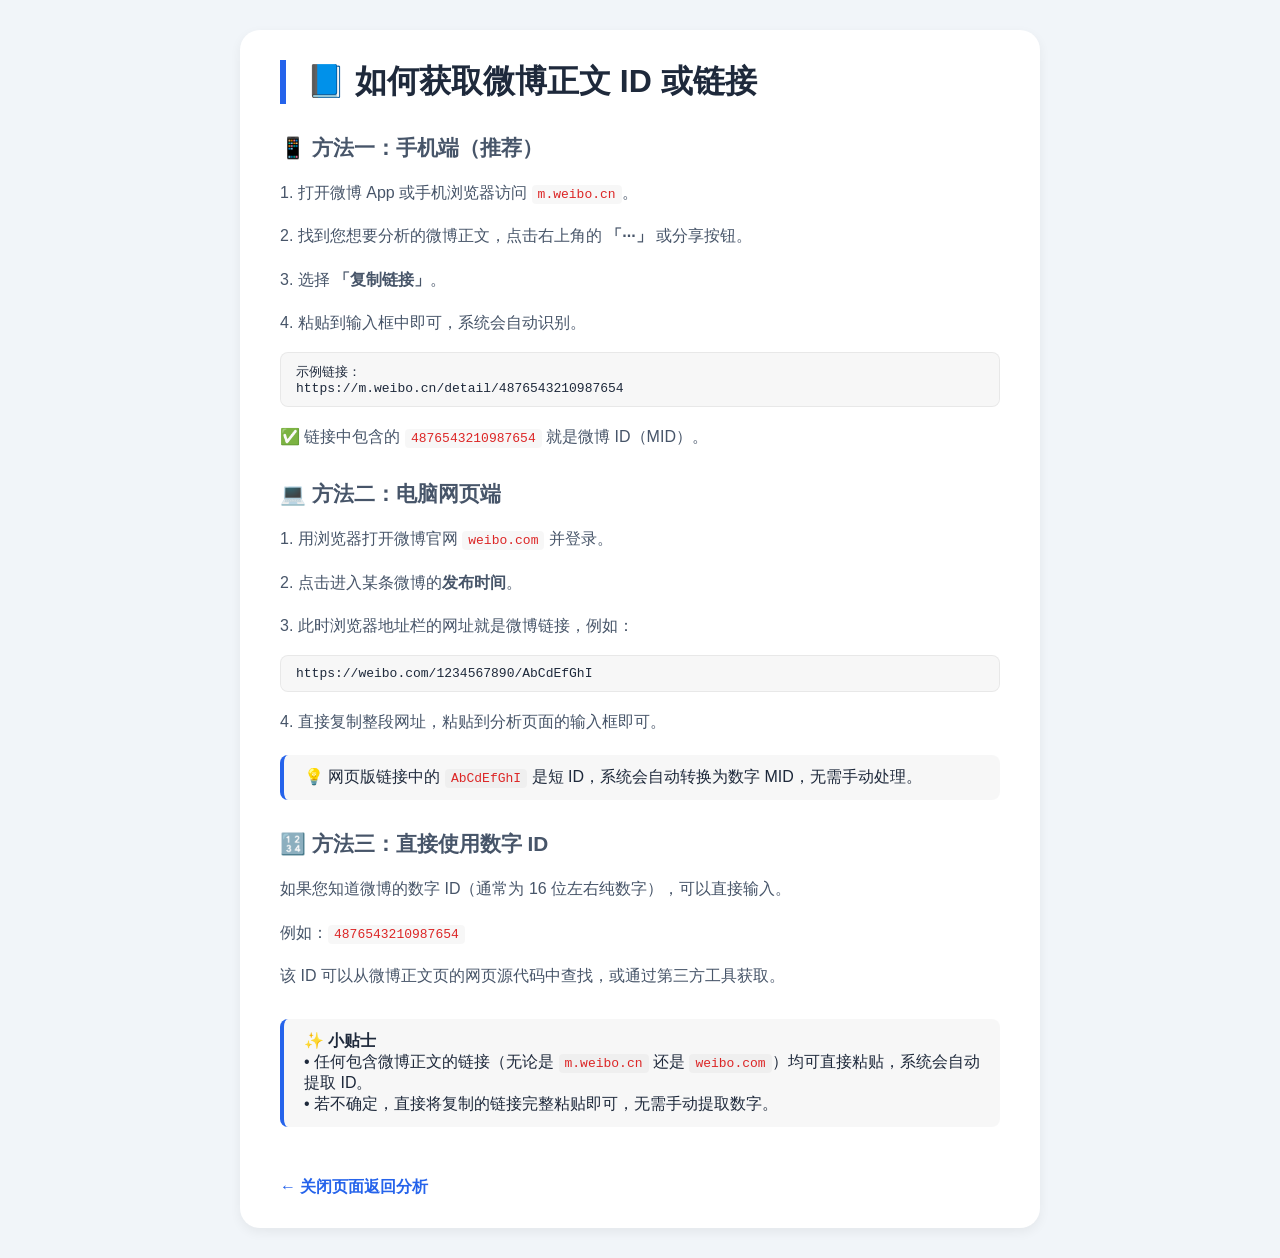
<file: src/main/resources/static/help.html>
<!DOCTYPE html>
<html lang="zh-CN">
<head>
  <meta charset="UTF-8">
  <meta name="viewport" content="width=device-width, initial-scale=1.0">
  <title>如何获取微博正文 ID / 链接 - 帮助中心</title>
  <link rel="stylesheet" href="css/theme.css">
  <link rel="stylesheet" href="css/help.css">
</head>
<body>
<div class="help-container">
  <h1>📘 如何获取微博正文 ID 或链接</h1>

  <div class="step">
    <h2>📱 方法一：手机端（推荐）</h2>
    <p>1. 打开微博 App 或手机浏览器访问 <code>m.weibo.cn</code>。</p>
    <p>2. 找到您想要分析的微博正文，点击右上角的 <strong>「···」</strong> 或分享按钮。</p>
    <p>3. 选择 <strong>「复制链接」</strong>。</p>
    <p>4. 粘贴到输入框中即可，系统会自动识别。</p>
    <div class="url-example">
      示例链接：<br>
      https://m.weibo.cn/detail/4876543210987654
    </div>
    <p>✅ 链接中包含的 <code>4876543210987654</code> 就是微博 ID（MID）。</p>
  </div>

  <div class="step">
    <h2>💻 方法二：电脑网页端</h2>
    <p>1. 用浏览器打开微博官网 <code>weibo.com</code> 并登录。</p>
    <p>2. 点击进入某条微博的<strong>发布时间</strong>。</p>
    <p>3. 此时浏览器地址栏的网址就是微博链接，例如：</p>
    <div class="url-example">
      https://weibo.com/1234567890/AbCdEfGhI
    </div>
    <p>4. 直接复制整段网址，粘贴到分析页面的输入框即可。</p>
    <div class="note">
      💡 网页版链接中的 <code>AbCdEfGhI</code> 是短 ID，系统会自动转换为数字 MID，无需手动处理。
    </div>
  </div>

  <div class="step">
    <h2>🔢 方法三：直接使用数字 ID</h2>
    <p>如果您知道微博的数字 ID（通常为 16 位左右纯数字），可以直接输入。</p>
    <p>例如：<code>4876543210987654</code></p>
    <p>该 ID 可以从微博正文页的网页源代码中查找，或通过第三方工具获取。</p>
  </div>

  <div class="note">
    <strong>✨ 小贴士</strong><br>
    • 任何包含微博正文的链接（无论是 <code>m.weibo.cn</code> 还是 <code>weibo.com</code>）均可直接粘贴，系统会自动提取 ID。<br>
    • 若不确定，直接将复制的链接完整粘贴即可，无需手动提取数字。
  </div>

  <a href="javascript:window.close();" class="back-link">← 关闭页面返回分析</a>
</div>
<script src="js/theme.js"></script>
</body>
</html>
</file>
<file: src/main/resources/static/css/theme.css>
/* ============================================================
   CPMS Global Theme System — theme.css
   Dark (Cyberpunk/Tech) & Light (Professional/Executive)
   All colors meet WCAG AA contrast minimums.
   ============================================================ */

/* ----- Dark Theme (default) — Cyberpunk / Sci-Fi ----- */
:root {
  /* Surface */
  --bg-primary: #080c17;
  --bg-secondary: #0f1923;
  --bg-tertiary: #1a2a3a;
  --bg-card: rgba(12, 20, 40, 0.85);
  --bg-card-solid: #0c1428;
  --bg-input: rgba(0, 229, 255, 0.04);
  --bg-hover: rgba(0, 229, 255, 0.04);

  /* Text */
  --text-primary: #e2e8f0;
  --text-secondary: #aeb9cc;
  --text-dim: #64748b;
  --text-muted: #475569;

  /* Accent — cyan neon */
  --accent: #00e5ff;
  --accent-hover: #33ebff;
  --accent-glow: rgba(0, 229, 255, 0.3);

  /* Secondary accent — purple */
  --accent-purple: #a855f7;
  --accent-purple-glow: rgba(168, 85, 247, 0.3);

  /* Semantic */
  --success: #10b981;
  --warning: #f59e0b;
  --danger: #ef4444;
  --info: #00e5ff;

  /* Borders */
  --border: rgba(0, 229, 255, 0.1);
  --border-light: rgba(0, 229, 255, 0.05);
  --border-accent: rgba(0, 229, 255, 0.35);

  /* Shadows */
  --shadow-sm: 0 1px 3px rgba(0, 0, 0, 0.5);
  --shadow-md: 0 4px 16px rgba(0, 0, 0, 0.5);
  --shadow-lg: 0 12px 40px rgba(0, 0, 0, 0.6);
  --shadow-glow: 0 0 24px rgba(0, 229, 255, 0.12);

  /* Radius */
  --radius-sm: 6px;
  --radius: 10px;
  --radius-lg: 14px;
  --radius-xl: 20px;

  /* Glassmorphism */
  --glass-bg: rgba(12, 20, 40, 0.7);
  --glass-border: rgba(0, 229, 255, 0.1);
  --glass-blur: 16px;
  --glass-shadow: 0 8px 32px rgba(0, 0, 0, 0.4);

  /* Nav */
  --nav-bg: rgba(8, 12, 23, 0.92);
  --nav-height: 56px;

  /* ECharts theme tokens */
  --chart-bg: transparent;
  --chart-text: #94a3b8;
  --chart-axis: rgba(0, 229, 255, 0.12);
  --chart-split: rgba(0, 229, 255, 0.05);

  /* Grid overlay */
  --grid-opacity: 0.04;
  --grid-color: rgba(0, 229, 255, var(--grid-opacity));

  /* Body gradient */
  --body-gradient-1: rgba(0, 229, 255, 0.05);
  --body-gradient-2: rgba(168, 85, 247, 0.05);
  --body-gradient-3: rgba(16, 185, 129, 0.03);

  /* Transition */
  --theme-transition: background 0.4s ease, color 0.3s ease, border-color 0.3s ease, box-shadow 0.3s ease;
}

/* ----- Light Theme ----- */
.light-theme {
  /* Surface */
  --bg-primary: #f1f5f9;
  --bg-secondary: #ffffff;
  --bg-tertiary: #e2e8f0;
  --bg-card: rgba(255, 255, 255, 0.78);
  --bg-card-solid: #ffffff;
  --bg-input: rgba(0, 0, 0, 0.03);
  --bg-hover: rgba(0, 0, 0, 0.03);

  /* Text */
  --text-primary: #1e293b;
  --text-secondary: #475569;
  --text-dim: #64748b;
  --text-muted: #94a3b8;

  /* Accent — business blue */
  --accent: #2563eb;
  --accent-hover: #3b82f6;
  --accent-glow: rgba(37, 99, 235, 0.2);

  /* Semantic */
  --success: #059669;
  --warning: #d97706;
  --danger: #dc2626;
  --info: #2563eb;

  /* Borders */
  --border: rgba(0, 0, 0, 0.06);
  --border-light: rgba(0, 0, 0, 0.04);
  --border-accent: rgba(37, 99, 235, 0.25);

  /* Shadows */
  --shadow-sm: 0 1px 2px rgba(0, 0, 0, 0.04);
  --shadow-md: 0 4px 12px rgba(0, 0, 0, 0.06);
  --shadow-lg: 0 12px 32px rgba(0, 0, 0, 0.08);
  --shadow-glow: 0 0 20px rgba(37, 99, 235, 0.1);

  /* Glassmorphism */
  --glass-bg: rgba(255, 255, 255, 0.7);
  --glass-border: rgba(0, 0, 0, 0.06);
  --glass-blur: 14px;
  --glass-shadow: 0 8px 32px rgba(0, 0, 0, 0.06);

  /* Nav */
  --nav-bg: rgba(255, 255, 255, 0.85);
  --nav-height: 56px;

  /* ECharts theme tokens */
  --chart-bg: transparent;
  --chart-text: #64748b;
  --chart-axis: rgba(0, 0, 0, 0.08);
  --chart-split: rgba(0, 0, 0, 0.04);

  /* Grid overlay hidden in light */
  --grid-opacity: 0;
  --grid-color: transparent;

  /* Body gradient */
  --body-gradient-1: rgba(37, 99, 235, 0.03);
  --body-gradient-2: rgba(124, 58, 237, 0.02);
  --body-gradient-3: rgba(5, 150, 105, 0.02);
}

/* ============================================================
   Global Reset & Base
   ============================================================ */
*, *::before, *::after {
  box-sizing: border-box;
}

body {
  margin: 0;
  font-family: -apple-system, BlinkMacSystemFont, "PingFang SC", "Microsoft YaHei", sans-serif;
  background: var(--bg-primary);
  background-image:
    radial-gradient(ellipse at 20% 0%, var(--body-gradient-1) 0%, transparent 60%),
    radial-gradient(ellipse at 80% 100%, var(--body-gradient-2) 0%, transparent 60%),
    radial-gradient(ellipse at 50% 50%, var(--body-gradient-3) 0%, transparent 60%);
  color: var(--text-primary);
  min-height: 100vh;
  transition: var(--theme-transition);
}

/* Grid background (dark only via --grid-opacity) */
.grid-bg {
  position: fixed; inset: 0;
  background-image:
    linear-gradient(var(--grid-color) 1px, transparent 1px),
    linear-gradient(90deg, var(--grid-color) 1px, transparent 1px);
  background-size: 50px 50px;
  pointer-events: none; z-index: 0;
  transition: opacity 0.4s ease;
}

/* ============================================================
   Glassmorphism Card
   ============================================================ */
.card, .glass-card {
  background: var(--glass-bg);
  border: 1px solid var(--glass-border);
  border-radius: var(--radius);
  padding: 20px;
  backdrop-filter: blur(var(--glass-blur));
  -webkit-backdrop-filter: blur(var(--glass-blur));
  box-shadow: var(--glass-shadow);
  transition: var(--theme-transition), transform 0.25s ease;
}

.glass-card:hover {
  transform: translateY(-2px);
  box-shadow: var(--shadow-md), var(--shadow-glow);
}

/* ============================================================
   Panel (profile / dashboard style)
   ============================================================ */
.panel {
  background: var(--bg-card);
  border: 1px solid var(--border);
  border-radius: var(--radius);
  backdrop-filter: blur(var(--glass-blur));
  -webkit-backdrop-filter: blur(var(--glass-blur));
  overflow: hidden;
  transition: var(--theme-transition);
}

.panel-header {
  padding: 14px 18px;
  border-bottom: 1px solid var(--border);
  font-size: 13px;
  font-weight: 600;
  display: flex;
  align-items: center;
  gap: 8px;
  color: var(--text-primary);
  transition: var(--theme-transition);
}

.panel-body {
  padding: 18px;
}

.panel-dot {
  width: 7px;
  height: 7px;
  border-radius: 50%;
  flex-shrink: 0;
}

/* ============================================================
   Navigation
   ============================================================ */
.top-nav {
  position: sticky; top: 0; z-index: 100;
  background: var(--nav-bg);
  backdrop-filter: blur(14px);
  -webkit-backdrop-filter: blur(14px);
  border-bottom: 1px solid var(--border);
  padding: 0 28px; height: var(--nav-height);
  display: flex; align-items: center; justify-content: space-between;
  transition: var(--theme-transition);
}

.nav-left { display: flex; align-items: center; gap: 12px; }
.nav-icon {
  width: 34px; height: 34px; border-radius: 8px;
  background: linear-gradient(135deg, var(--accent), var(--accent-purple));
  display: flex; align-items: center; justify-content: center; font-size: 18px;
  box-shadow: 0 0 16px var(--accent-glow);
}
.nav-title { font-size: 17px; font-weight: 700; letter-spacing: 1px; color: var(--text-primary); }
.nav-subtitle { font-size: 11px; color: var(--text-muted); letter-spacing: 2px; text-transform: uppercase; }

/* Back button */
.btn-back {
  padding: 7px 16px;
  background: transparent;
  border: 1px solid var(--border);
  border-radius: 6px;
  color: var(--text-dim);
  cursor: pointer;
  font-size: 13px;
  transition: var(--theme-transition), box-shadow 0.3s;
  text-decoration: none;
  display: inline-flex;
  align-items: center;
  gap: 4px;
}
.btn-back:hover {
  border-color: var(--accent);
  color: var(--accent);
  box-shadow: 0 0 12px var(--accent-glow);
}

/* nav-actions bar (for pages using common layout) */
.nav-actions {
  display: flex;
  align-items: center;
  gap: 10px;
  margin-bottom: 20px;
}

.nav-btn {
  padding: 8px 18px;
  font-size: 14px;
  border-radius: 6px;
  cursor: pointer;
  transition: var(--theme-transition);
  font-weight: 500;
  display: inline-flex;
  align-items: center;
  gap: 5px;
  text-decoration: none;
  border: 1px solid var(--border);
  background: var(--bg-card);
  color: var(--text-dim);
}
.nav-btn:hover {
  border-color: var(--accent);
  color: var(--accent);
  box-shadow: 0 0 12px var(--accent-glow);
}

/* ============================================================
   Buttons
   ============================================================ */
.btn {
  display: inline-flex;
  align-items: center;
  justify-content: center;
  gap: 6px;
  padding: 10px 20px;
  border-radius: var(--radius-sm);
  border: none;
  cursor: pointer;
  font-size: 14px;
  font-weight: 500;
  transition: var(--theme-transition), transform 0.2s ease;
  text-decoration: none;
}

.btn-primary {
  background: var(--accent);
  color: #ffffff;
}
.btn-primary:hover {
  background: var(--accent-hover);
  box-shadow: 0 4px 16px var(--accent-glow);
  transform: translateY(-1px);
}

.btn-outline {
  background: transparent;
  border: 1px solid var(--border);
  color: var(--text-dim);
}
.btn-outline:hover {
  border-color: var(--accent);
  color: var(--accent);
  box-shadow: 0 0 12px var(--accent-glow);
}

.btn-danger {
  background: transparent;
  color: var(--danger);
  border: 1px solid var(--danger);
}
.btn-danger:hover {
  background: var(--danger);
  color: #ffffff;
}

.btn-sm {
  padding: 7px 16px;
  font-size: 12px;
  border-radius: var(--radius-sm);
  border: none;
  cursor: pointer;
  font-weight: 600;
  letter-spacing: 0.5px;
  transition: var(--theme-transition), transform 0.2s;
}

.btn-sm.btn-primary {
  background: linear-gradient(135deg, var(--accent), var(--accent-purple));
  color: #ffffff;
}
.btn-sm.btn-primary:hover {
  box-shadow: 0 4px 16px var(--accent-glow);
  transform: translateY(-1px);
}

.btn-sm.btn-outline {
  background: transparent;
  border: 1px solid var(--border);
  color: var(--text-dim);
}
.btn-sm.btn-outline:hover {
  border-color: var(--accent);
  color: var(--accent);
}

/* ============================================================
   Form Elements
   ============================================================ */
.form-group { margin-bottom: 16px; }

.form-label {
  display: block;
  font-size: 12px;
  color: var(--text-dim);
  margin-bottom: 6px;
  font-weight: 500;
  letter-spacing: 0.5px;
}

.form-input {
  width: 100%;
  padding: 10px 14px;
  background: var(--bg-input);
  border: 1px solid var(--border);
  border-radius: var(--radius-sm);
  color: var(--text-primary);
  font-size: 13px;
  outline: none;
  transition: var(--theme-transition), border-color 0.3s, box-shadow 0.3s;
  font-family: inherit;
}
.form-input:focus {
  border-color: var(--accent);
  box-shadow: 0 0 8px var(--accent-glow);
}
.form-input::placeholder { color: var(--text-muted); }

.flex-row { display: flex; gap: 8px; }

/* ============================================================
   Messages
   ============================================================ */
.msg { font-size: 11px; margin-top: 6px; }
.msg-success { color: var(--success); }
.msg-error { color: var(--danger); }

/* ============================================================
   Section / Header
   ============================================================ */
.section-title {
  font-size: 13px;
  font-weight: 600;
  letter-spacing: 2px;
  color: var(--text-dim);
  margin-bottom: 14px;
  display: flex;
  align-items: center;
  gap: 8px;
  transition: color 0.3s ease;
}

.section-line {
  flex: 1;
  height: 1px;
  background: var(--border);
  transition: background 0.3s ease;
}

/* ============================================================
   Empty State
   ============================================================ */
.empty-state {
  text-align: center;
  padding: 40px 20px;
  color: var(--text-dim);
}

.empty-icon {
  font-size: 40px;
  opacity: 0.5;
  margin-bottom: 10px;
}

/* ============================================================
   Theme Toggle Switch
   ============================================================ */
.theme-toggle-group {
  display: flex;
  background: var(--bg-input);
  border: 1px solid var(--border);
  border-radius: var(--radius-sm);
  padding: 3px;
  gap: 2px;
  transition: var(--theme-transition);
}

.theme-toggle-btn {
  flex: 1;
  padding: 7px 14px;
  border: none;
  border-radius: 4px;
  cursor: pointer;
  font-size: 12px;
  font-weight: 500;
  background: transparent;
  color: var(--text-dim);
  transition: all 0.3s ease;
  white-space: nowrap;
}

.theme-toggle-btn.active {
  background: var(--accent);
  color: #ffffff;
  box-shadow: 0 2px 8px var(--accent-glow);
}

/* ============================================================
   Scrollbar
   ============================================================ */
::-webkit-scrollbar { width: 4px; height: 4px; }
::-webkit-scrollbar-track { background: transparent; }
::-webkit-scrollbar-thumb {
  background: var(--border-light);
  border-radius: 2px;
}
::-webkit-scrollbar-thumb:hover {
  background: var(--border);
}

/* ============================================================
   Container
   ============================================================ */
.container {
  max-width: 1200px;
  margin: 0 auto;
  padding: 20px;
}

.main-container {
  position: relative;
  z-index: 1;
  max-width: 1500px;
  margin: 0 auto;
  padding: 20px 28px;
}

/* ============================================================
   ECharts theme colour arrays (used by theme.js)
   These are referenced by updateEChartsTheme() to rebuild
   chart options when switching themes.
   ============================================================ */
</file>
<file: src/main/resources/static/css/help.css>
body {
    margin: 0;
    font-family: "Microsoft YaHei", sans-serif;
    background: var(--bg-primary);
    padding: 30px 20px;
}
.help-container {
    max-width: 800px;
    margin: 0 auto;
    background: var(--bg-card-solid);
    border-radius: 20px;
    padding: 30px 40px;
    box-shadow: var(--shadow-md);
}
h1 {
    color: var(--text-primary);
    border-left: 6px solid var(--accent);
    padding-left: 20px;
    margin-top: 0;
}
h2 {
    color: var(--text-secondary);
    margin-top: 30px;
    font-size: 1.3rem;
}
.step {
    margin-bottom: 30px;
}
.step p {
    line-height: 1.7;
    color: var(--text-secondary);
}
.note {
    background: var(--bg-hover);
    border-left: 4px solid var(--accent);
    padding: 12px 20px;
    border-radius: 8px;
    margin: 20px 0;
}
.back-link {
    display: inline-block;
    margin-top: 30px;
    color: var(--accent);
    text-decoration: none;
    font-weight: bold;
}
.back-link:hover {
    text-decoration: underline;
}
code {
    background: var(--bg-hover);
    padding: 2px 6px;
    border-radius: 4px;
    font-family: monospace;
    color: var(--danger);
}
img {
    max-width: 100%;
    border-radius: 12px;
    box-shadow: 0 4px 10px rgba(0,0,0,0.1);
    margin: 15px 0;
    border: 1px solid var(--border);
}
.url-example {
    background: var(--bg-hover);
    padding: 10px 15px;
    border-radius: 8px;
    word-break: break-all;
    font-family: monospace;
    border: 1px solid var(--border);
}
</file>
